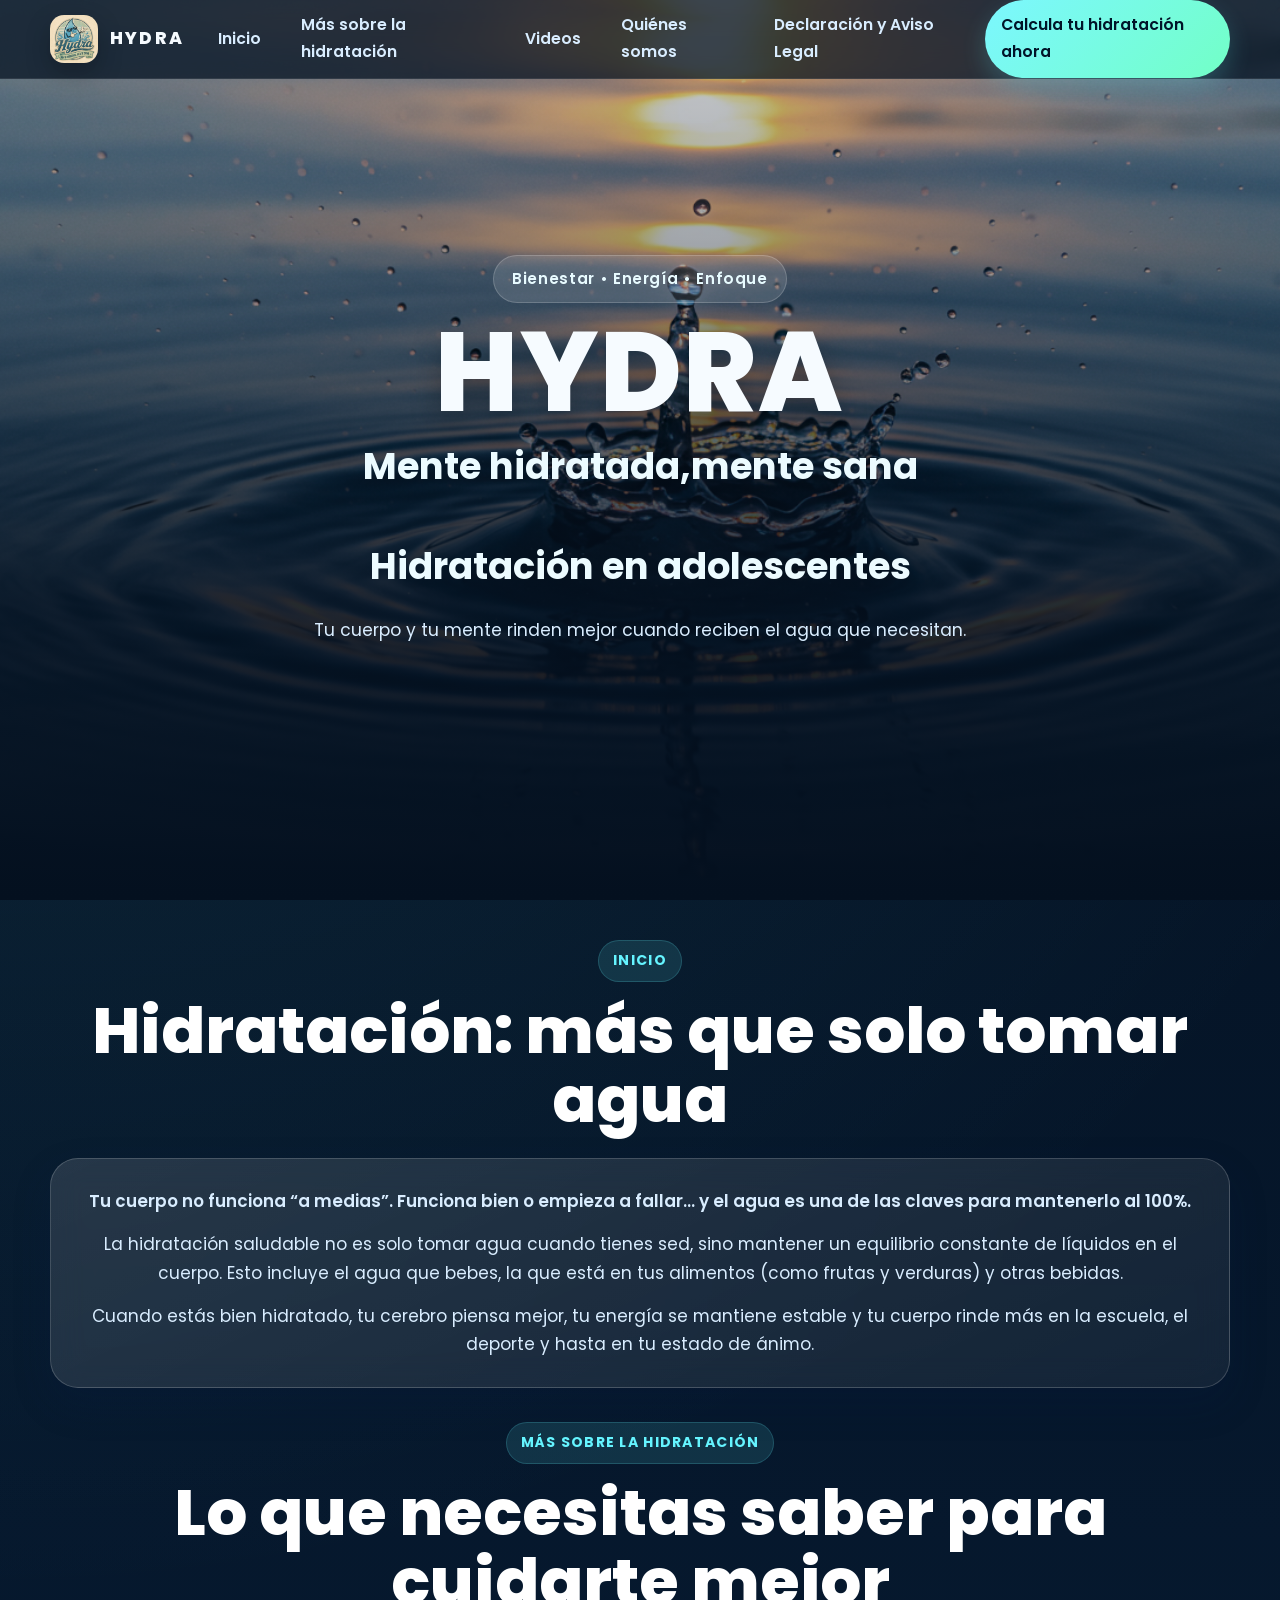
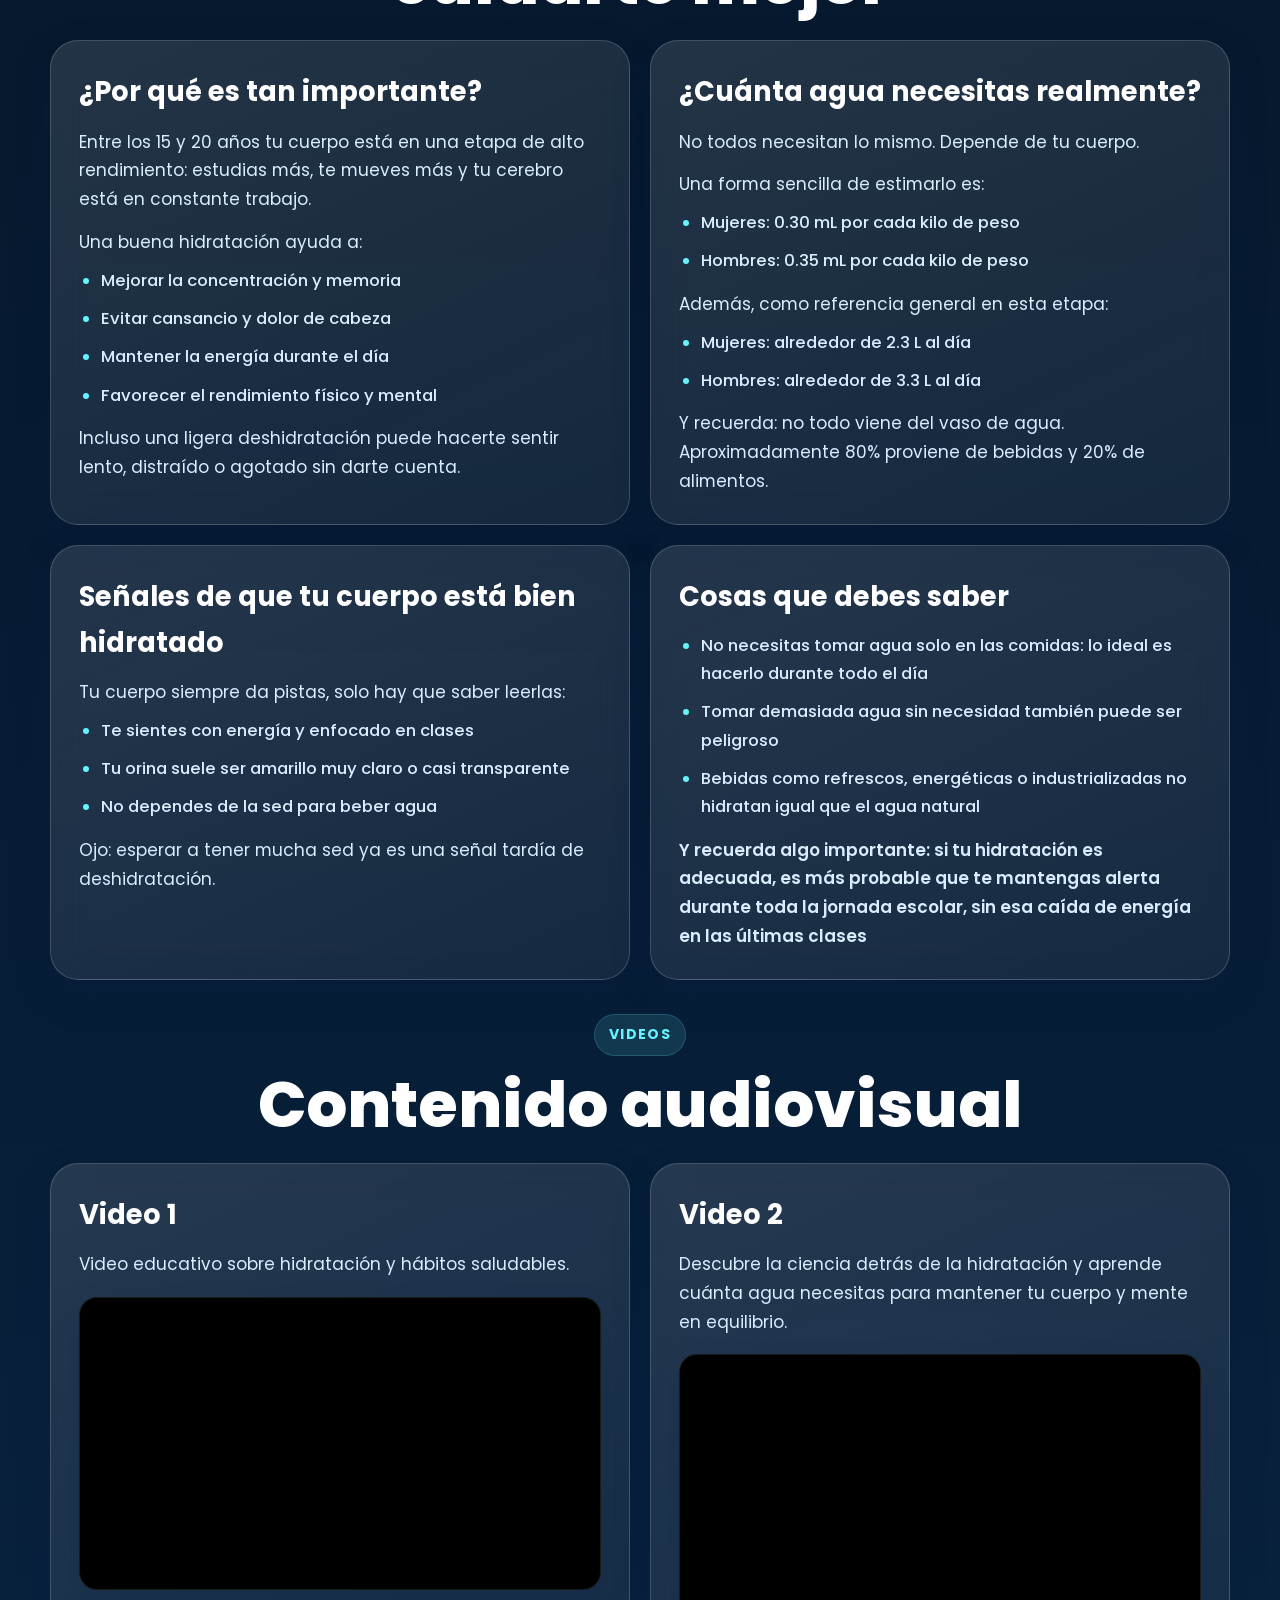
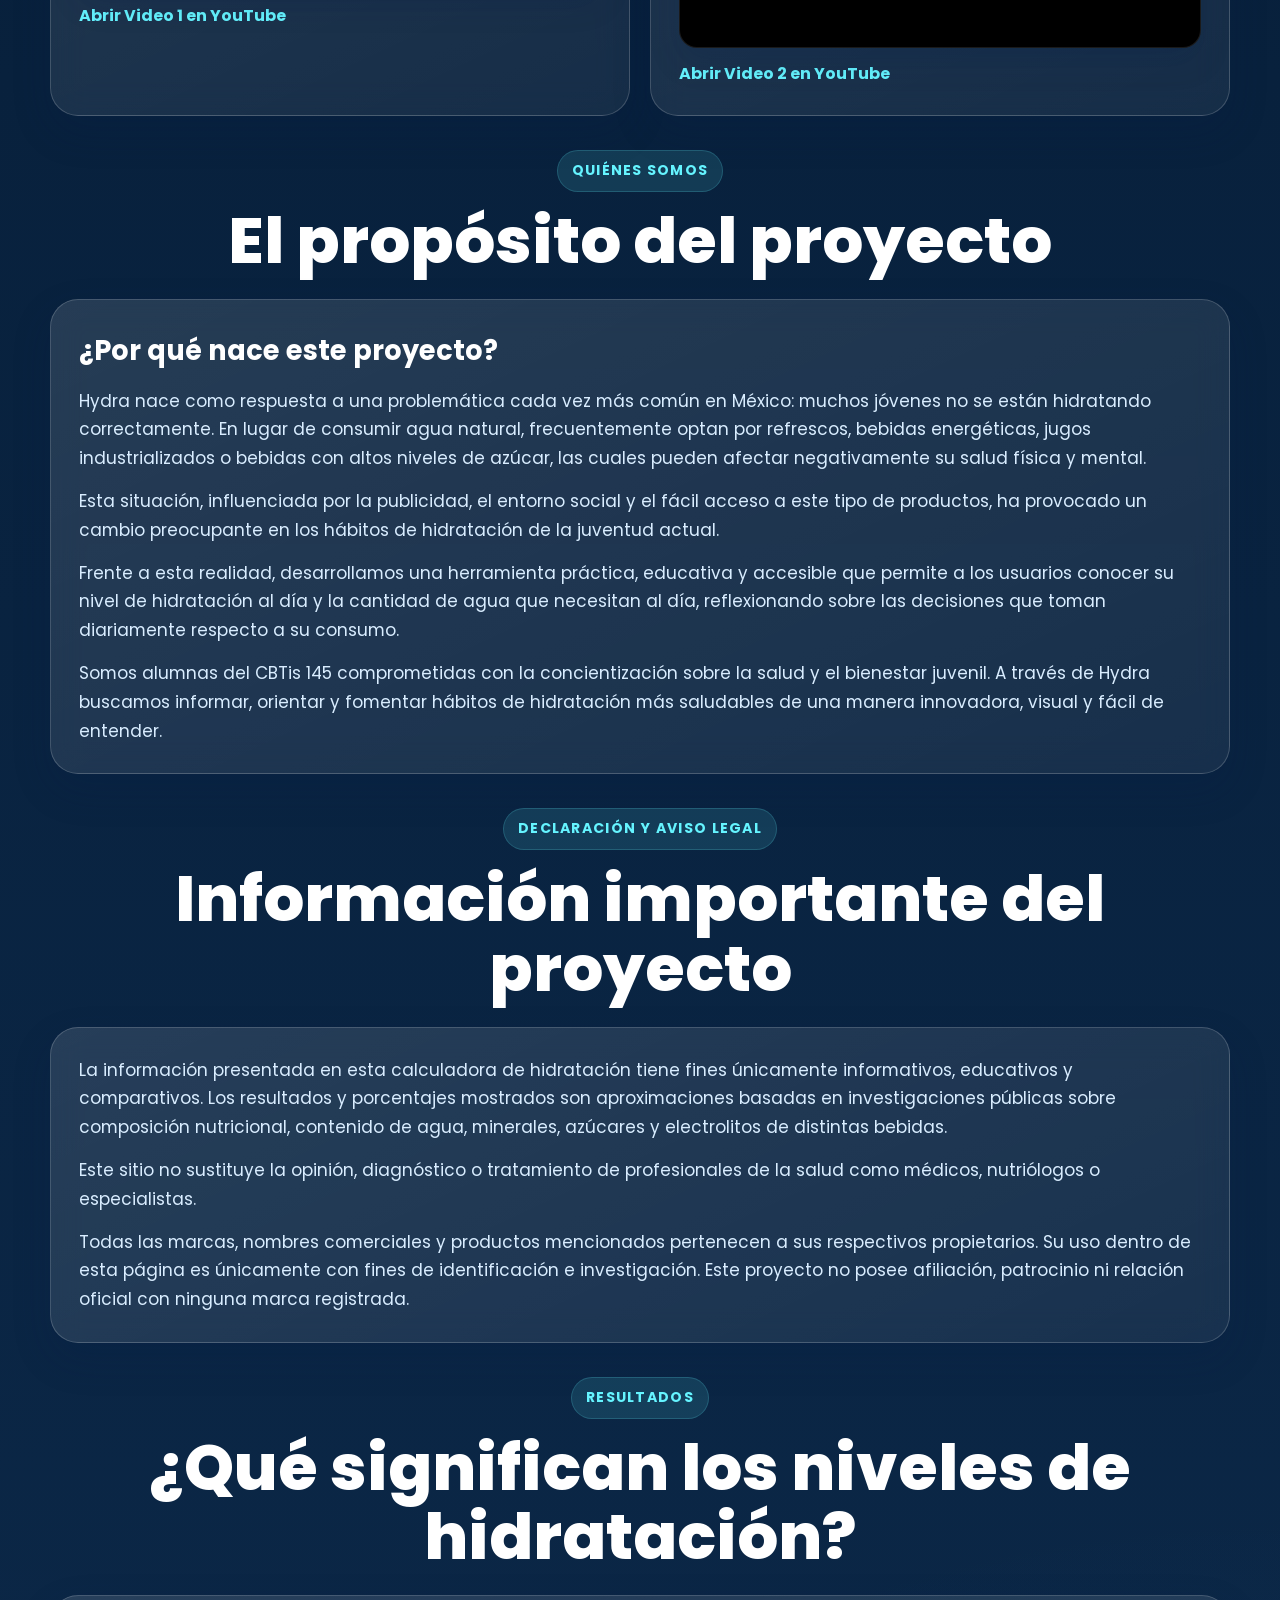
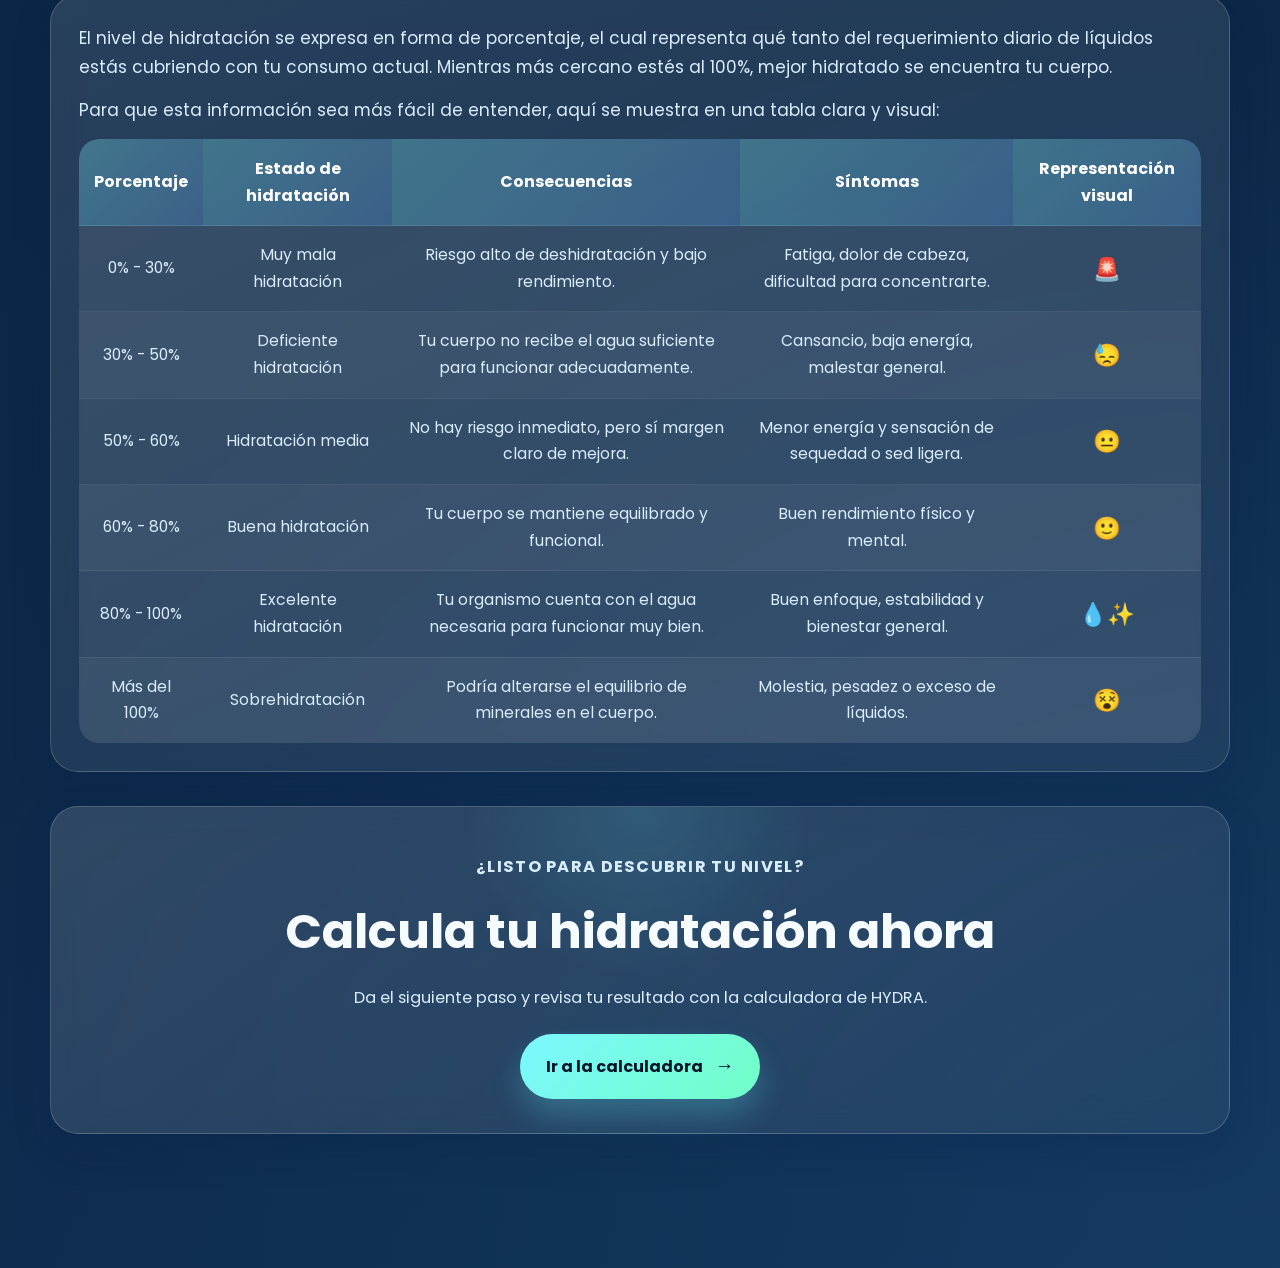
<file: index.html>
<!DOCTYPE html>
<html lang="es-mx">
<head>
  <meta charset="UTF-8">
  <meta name="viewport" content="width=device-width, initial-scale=1.0">
  <title>Hydra -mente sana,mente hidratada . Inicio</title>
  <!--
    Optimización: Se mantienen las pre-conexiones para mejorar la carga de fuentes.
    Se asegura que el enlace a la hoja de estilos principal esté presente.
    El script defer para inicio.js se mantiene para no bloquear el renderizado.
    Ya no puedo más
  -->
  <link rel="preconnect" href="https://fonts.googleapis.com">
  <link rel="preconnect" href="https://fonts.gstatic.com" crossorigin>
  <link href="https://fonts.googleapis.com/css2?family=Poppins:wght@300;400;500;600;700;800&display=swap" rel="stylesheet">
  <link rel="stylesheet" href="estilos.css">
  <script defer src="inicio.js"></script>
</head>
<body>
  <header class="site-header">
    <div class="nav-shell">
      <a href="#inicio" class="brand">
        <img class="brand-logo" src="./logo_2.png" alt="Logo HYDRA">
        <span class="brand-name">HYDRA</span>
      </a>

      <button class="nav-toggle" id="navToggle" aria-label="Abrir menú">
        <span></span>
        <span></span>
        <span></span>
      </button>

      <nav class="navbar" id="navbar">
        <ul>
          <li><a href="#inicio">Inicio</a></li>
          <li><a href="#mas-hidratacion">Más sobre la hidratación</a></li>
          <li><a href="#videos">Videos</a></li>
          <li><a href="#quienes-somos">Quiénes somos</a></li>
          <li><a href="#aviso-legal">Declaración y Aviso Legal</a></li>
          <li><a href="calculadora.html" target="_blank" class="nav-cta">Calcula tu hidratación ahora</a></li>
        </ul>
      </nav>
    </div>
  </header>

  <section class="hero" id="inicio">
    <img src="./fondo.png" alt="Fondo HYDRA" class="hero-image">
    <div class="hero-overlay"></div>

    <div class="hero-content reveal">
      <p class="hero-badge">Bienestar • Energía • Enfoque</p>
      <h1 class="hero-title">HYDRA</h1>
      <h2 class="hero-subtitle">Mente hidratada,mente sana</h2>
      <br>
      <h4 class="hero-subtitle">Hidratación en adolescentes</h4>
      <p class="hero-copy">Tu cuerpo y tu mente rinden mejor cuando reciben el agua que necesitan.</p>
    </div>
  </section>

  <main class="main-content">
    <section class="content-section reveal">
      <div class="section-heading">
        <span class="section-tag">Inicio</span>
        <h2>Hidratación: más que solo tomar agua</h2>
      </div>

      <div class="content-card intro-card">
        <p class="lead">Tu cuerpo no funciona “a medias”. Funciona bien o empieza a fallar… y el agua es una de las claves para mantenerlo al 100%.</p>
        <p>La hidratación saludable no es solo tomar agua cuando tienes sed, sino mantener un equilibrio constante de líquidos en el cuerpo. Esto incluye el agua que bebes, la que está en tus alimentos (como frutas y verduras) y otras bebidas.</p>
        <p>Cuando estás bien hidratado, tu cerebro piensa mejor, tu energía se mantiene estable y tu cuerpo rinde más en la escuela, el deporte y hasta en tu estado de ánimo.</p>
      </div>
    </section>

    <section class="content-section reveal" id="mas-hidratacion">
      <div class="section-heading">
        <span class="section-tag">Más sobre la hidratación</span>
        <h2>Lo que necesitas saber para cuidarte mejor</h2>
      </div>

      <div class="content-grid">
        <article class="content-card">
          <h3>¿Por qué es tan importante?</h3>
          <p>Entre los 15 y 20 años tu cuerpo está en una etapa de alto rendimiento: estudias más, te mueves más y tu cerebro está en constante trabajo.</p>
          <p>Una buena hidratación ayuda a:</p>
          <ul class="feature-list">
            <li>Mejorar la concentración y memoria</li>
            <li>Evitar cansancio y dolor de cabeza</li>
            <li>Mantener la energía durante el día</li>
            <li>Favorecer el rendimiento físico y mental</li>
          </ul>
          <p>Incluso una ligera deshidratación puede hacerte sentir lento, distraído o agotado sin darte cuenta.</p>
        </article>

        <article class="content-card">
          <h3>¿Cuánta agua necesitas realmente?</h3>
          <p>No todos necesitan lo mismo. Depende de tu cuerpo.</p>
          <p>Una forma sencilla de estimarlo es:</p>
          <ul class="feature-list">
            <li>Mujeres: 0.30 mL por cada kilo de peso</li>
            <li>Hombres: 0.35 mL por cada kilo de peso</li>
          </ul>
          <p>Además, como referencia general en esta etapa:</p>
          <ul class="feature-list">
            <li>Mujeres: alrededor de 2.3 L al día</li>
            <li>Hombres: alrededor de 3.3 L al día</li>
          </ul>
          <p>Y recuerda: no todo viene del vaso de agua. Aproximadamente 80% proviene de bebidas y 20% de alimentos.</p>
        </article>
      </div>

      <div class="content-grid">
        <article class="content-card">
          <h3>Señales de que tu cuerpo está bien hidratado</h3>
          <p>Tu cuerpo siempre da pistas, solo hay que saber leerlas:</p>
          <ul class="feature-list">
            <li>Te sientes con energía y enfocado en clases</li>
            <li>Tu orina suele ser amarillo muy claro o casi transparente</li>
            <li>No dependes de la sed para beber agua</li>
          </ul>
          <p>Ojo: esperar a tener mucha sed ya es una señal tardía de deshidratación.</p>
        </article>

        <article class="content-card">
          <h3>Cosas que debes saber</h3>
          <ul class="feature-list">
            <li>No necesitas tomar agua solo en las comidas: lo ideal es hacerlo durante todo el día</li>
            <li>Tomar demasiada agua sin necesidad también puede ser peligroso</li>
            <li>Bebidas como refrescos, energéticas o industrializadas no hidratan igual que el agua natural</li>
          </ul>
          <p class="highlight-text">Y recuerda algo importante: si tu hidratación es adecuada, es más probable que te mantengas alerta durante toda la jornada escolar, sin esa caída de energía en las últimas clases</p>
        </article>
      </div>
    </section>

    <section class="content-section reveal" id="videos">
      <div class="section-heading">
        <span class="section-tag">Videos</span>
        <h2>Contenido audiovisual</h2>
      </div>

      <div class="content-grid">
        <article class="content-card video-card">
          <h3>Video 1</h3>
          <p>Video educativo sobre hidratación y hábitos saludables.</p>
          <div class="video-frame">
            <!--
              Mejora: Se añade el atributo `loading="lazy"` a los iframes para optimizar el rendimiento.
              Esto retrasa la carga de los iframes hasta que estén cerca del viewport,
              lo cual es crucial para la velocidad de carga inicial de la página,
              especialmente si hay muchos videos.
              El problema de "No aparece la miniatura" suele ser un problema de CSS o de red,
              pero `loading="lazy"` es una buena práctica de optimización.
              Si las miniaturas no aparecen, se recomienda revisar `estilos.css` para asegurar
              que las clases `.video-frame` o `.video-card` no estén ocultando o afectando
              la visualización del iframe o su contenido.
            -->
            <iframe
              width="560"
              height="315"
              src="https://www.youtube.com/embed/zLjnHJ3Zxe4"
              title="YouTube video player"
              frameborder="0"
              allow="accelerometer; autoplay; clipboard-write; encrypted-media; gyroscope; picture-in-picture; web-share"
              referrerpolicy="strict-origin-when-cross-origin"
              allowfullscreen
              loading="lazy"
            ></iframe>
          </div>
          <a class="video-link" href="https://www.youtube.com/watch?v=zLjnHJ3Zxe4" target="_blank" rel="noopener noreferrer">Abrir Video 1 en YouTube</a>
        </article>
        <article class="content-card video-card">
          <h3>Video 2</h3>
          <p>Descubre la ciencia detrás de la hidratación y aprende cuánta agua necesitas para mantener tu cuerpo y mente en equilibrio.</p>
          <div class="video-frame">
            <iframe
              width="560"
              height="315"
              src="https://www.youtube.com/embed/NAk1ChXPbyw"
              title="YouTube video player"
              frameborder="0"
              allow="accelerometer; autoplay; clipboard-write; encrypted-media; gyroscope; picture-in-picture; web-share"
              referrerpolicy="strict-origin-when-cross-origin"
              allowfullscreen
              loading="lazy"
            ></iframe>
          </div>
          <a class="video-link" href="https://www.youtube.com/watch?v=NAk1ChXPbyw" target="_blank" rel="noopener noreferrer">Abrir Video 2 en YouTube</a>
        </article>
      </div>
    </section>

    <section class="content-section reveal" id="quienes-somos">
      <div class="section-heading">
        <span class="section-tag">Quiénes somos</span>
        <h2>El propósito del proyecto</h2>
      </div>

      <div class="content-card">
        <h3>¿Por qué nace este proyecto?</h3>
        <p>Hydra nace como respuesta a una problemática cada vez más común en México: muchos jóvenes no se están hidratando correctamente. En lugar de consumir agua natural, frecuentemente optan por refrescos, bebidas energéticas, jugos industrializados o bebidas con altos niveles de azúcar, las cuales pueden afectar negativamente su salud física y mental.</p>
        <p>Esta situación, influenciada por la publicidad, el entorno social y el fácil acceso a este tipo de productos, ha provocado un cambio preocupante en los hábitos de hidratación de la juventud actual.</p>
        <p>Frente a esta realidad, desarrollamos una herramienta práctica, educativa y accesible que permite a los usuarios conocer su nivel de hidratación al día y la cantidad de agua que necesitan al día, reflexionando sobre las decisiones que toman diariamente respecto a su consumo.</p>
        <p>Somos alumnas del CBTis 145 comprometidas con la concientización sobre la salud y el bienestar juvenil. A través de Hydra buscamos informar, orientar y fomentar hábitos de hidratación más saludables de una manera innovadora, visual y fácil de entender.</p>
      </div>
    </section>

    <section class="content-section reveal" id="aviso-legal">
      <div class="section-heading">
        <span class="section-tag">Declaración y Aviso Legal</span>
        <h2>Información importante del proyecto</h2>
      </div>

      <div class="content-card legal-card">
        <p>La información presentada en esta calculadora de hidratación tiene fines únicamente informativos, educativos y comparativos. Los resultados y porcentajes mostrados son aproximaciones basadas en investigaciones públicas sobre composición nutricional, contenido de agua, minerales, azúcares y electrolitos de distintas bebidas.</p>
        <p>Este sitio no sustituye la opinión, diagnóstico o tratamiento de profesionales de la salud como médicos, nutriólogos o especialistas.</p>
        <p>Todas las marcas, nombres comerciales y productos mencionados pertenecen a sus respectivos propietarios. Su uso dentro de esta página es únicamente con fines de identificación e investigación. Este proyecto no posee afiliación, patrocinio ni relación oficial con ninguna marca registrada.</p>
      </div>
    </section>

    <section class="content-section reveal">
      <div class="section-heading">
        <span class="section-tag">Resultados</span>
        <h2>¿Qué significan los niveles de hidratación?</h2>
      </div>

      <div class="content-card">
        <p>El nivel de hidratación se expresa en forma de porcentaje, el cual representa qué tanto del requerimiento diario de líquidos estás cubriendo con tu consumo actual. Mientras más cercano estés al 100%, mejor hidratado se encuentra tu cuerpo.</p>
        <p>Para que esta información sea más fácil de entender, aquí se muestra en una tabla clara y visual:</p>

        <div class="table-wrap">
          <table class="hydration-table">
            <thead>
              <tr>
                <th>Porcentaje</th>
                <th>Estado de hidratación</th>
                <th>Consecuencias</th>
                <th>Síntomas</th>
                <th>Representación visual</th>
              </tr>
            </thead>
            <tbody>
              <tr><td>0% - 30%</td><td>Muy mala hidratación</td><td>Riesgo alto de deshidratación y bajo rendimiento.</td><td>Fatiga, dolor de cabeza, dificultad para concentrarte.</td><td>🚨</td></tr>
              <tr><td>30% - 50%</td><td>Deficiente hidratación</td><td>Tu cuerpo no recibe el agua suficiente para funcionar adecuadamente.</td><td>Cansancio, baja energía, malestar general.</td><td>😓</td></tr>
              <tr><td>50% - 60%</td><td>Hidratación media</td><td>No hay riesgo inmediato, pero sí margen claro de mejora.</td><td>Menor energía y sensación de sequedad o sed ligera.</td><td>😐</td></tr>
              <tr><td>60% - 80%</td><td>Buena hidratación</td><td>Tu cuerpo se mantiene equilibrado y funcional.</td><td>Buen rendimiento físico y mental.</td><td>🙂</td></tr>
              <tr><td>80% - 100%</td><td>Excelente hidratación</td><td>Tu organismo cuenta con el agua necesaria para funcionar muy bien.</td><td>Buen enfoque, estabilidad y bienestar general.</td><td>💧✨</td></tr>
              <tr><td>Más del 100%</td><td>Sobrehidratación</td><td>Podría alterarse el equilibrio de minerales en el cuerpo.</td><td>Molestia, pesadez o exceso de líquidos.</td><td>😵</td></tr>
            </tbody>
          </table>
        </div>
      </div>
    </section>

    <section class="cta-section reveal">
      <div class="cta-card">
        <p class="cta-label">¿Listo para descubrir tu nivel?</p>
        <h2>Calcula tu hidratación ahora</h2>
        <p>Da el siguiente paso y revisa tu resultado con la calculadora de HYDRA.</p>
        <a href="calculadora.html" target="_blank" class="cta-button">Ir a la calculadora <span>→</span></a>
      </div>
    </section>
  </main>
</body>
</html>
</file>
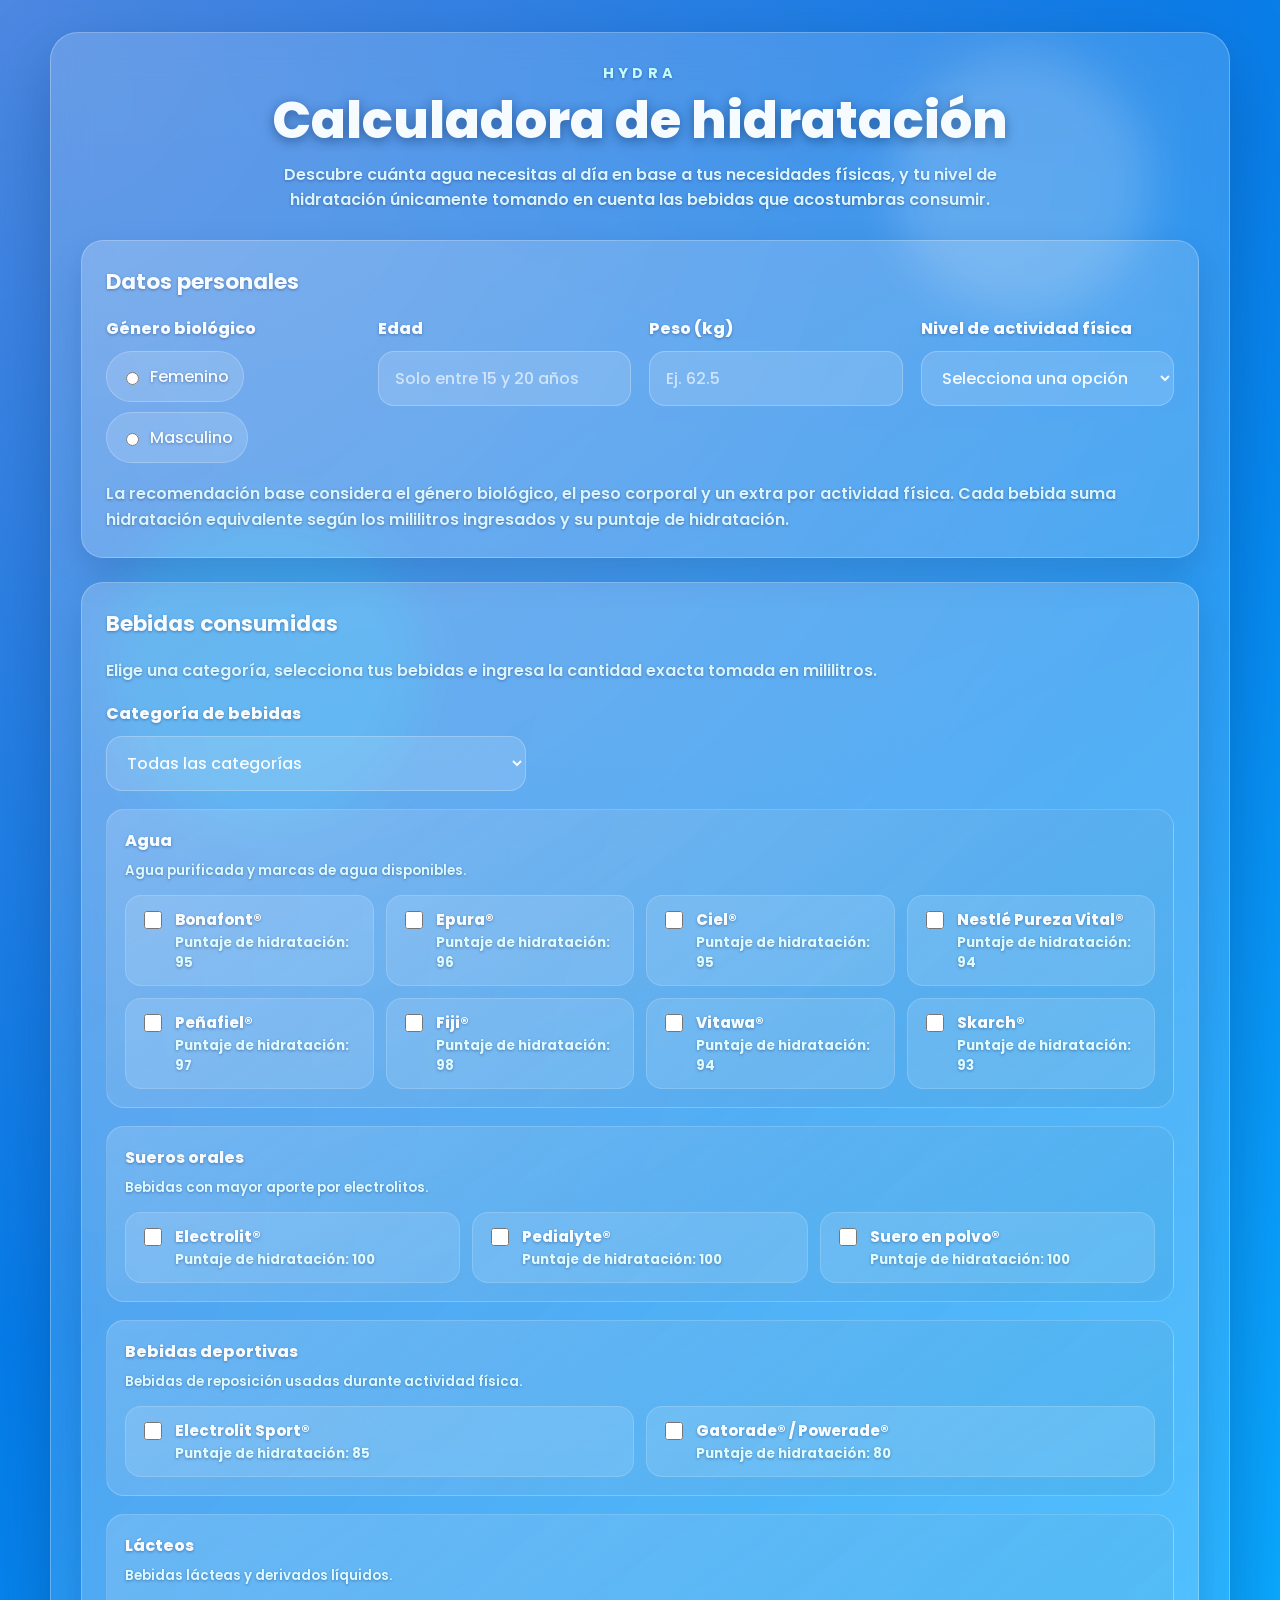
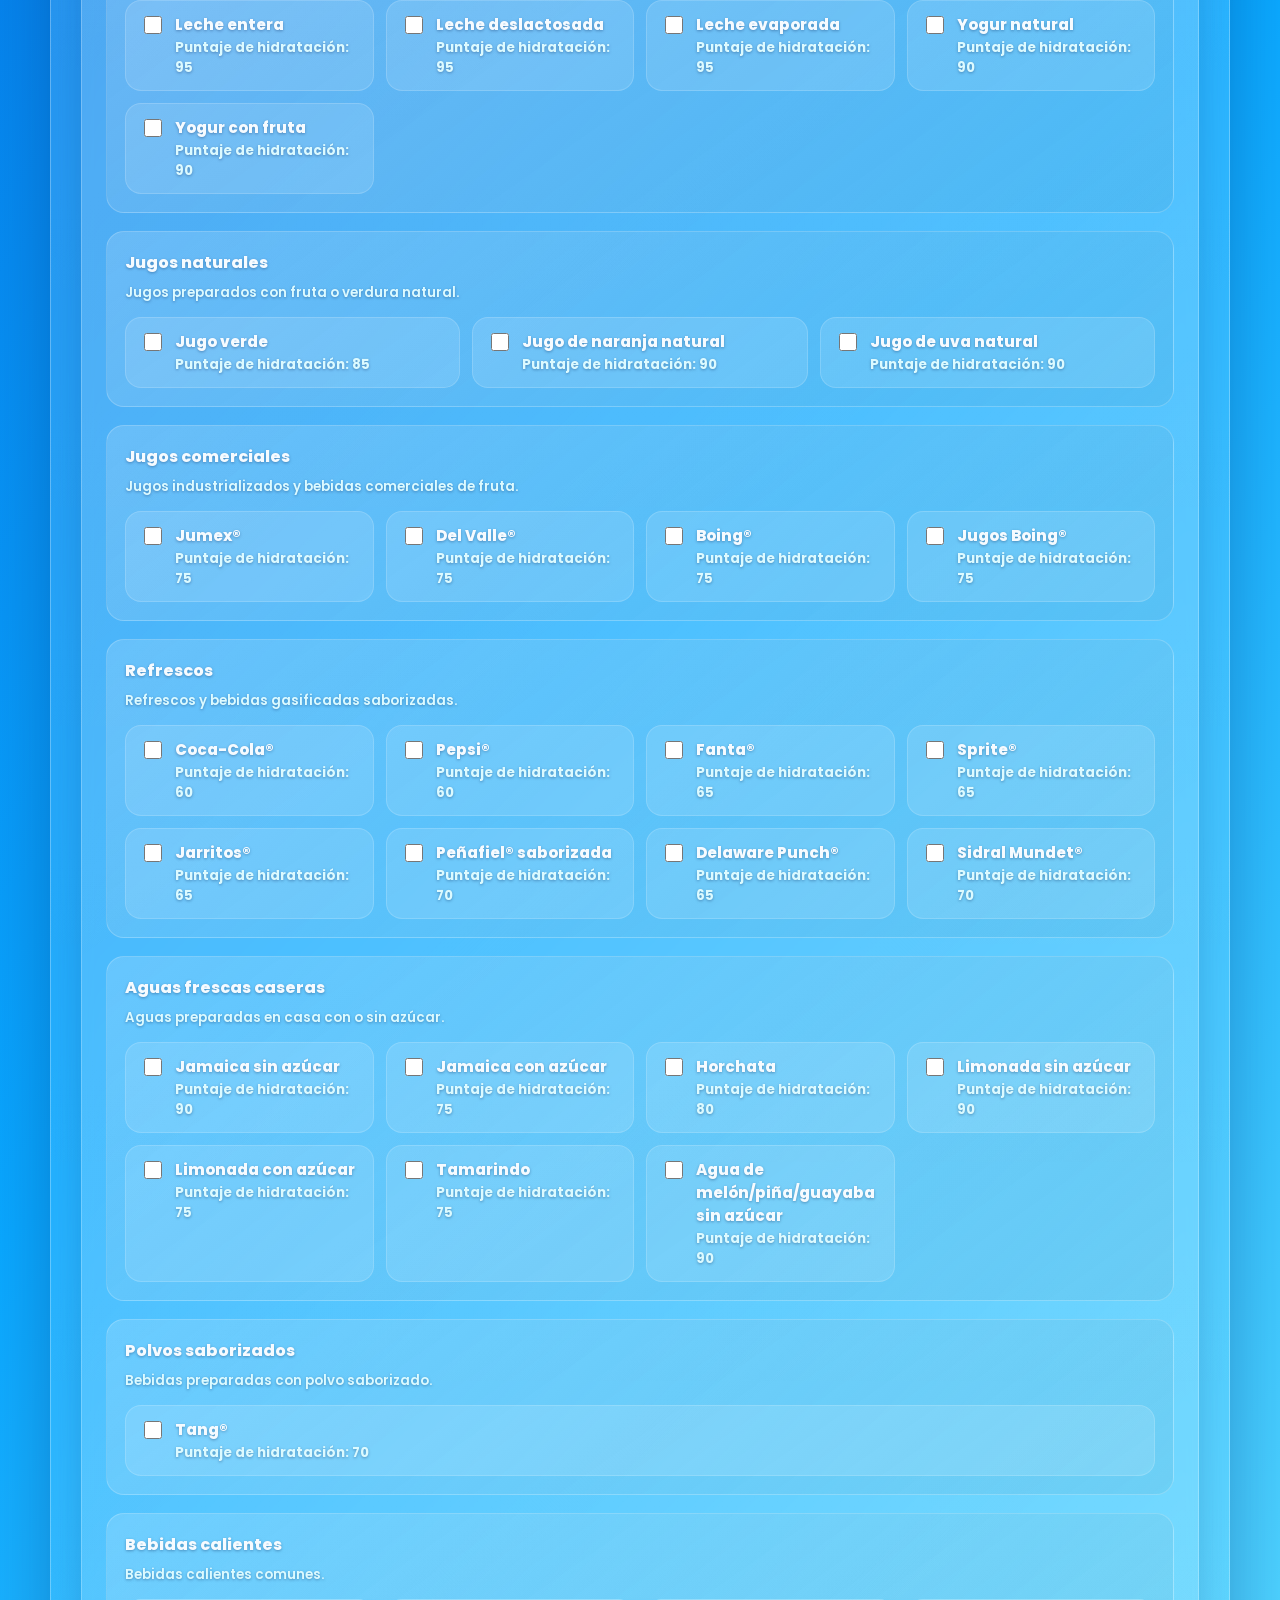
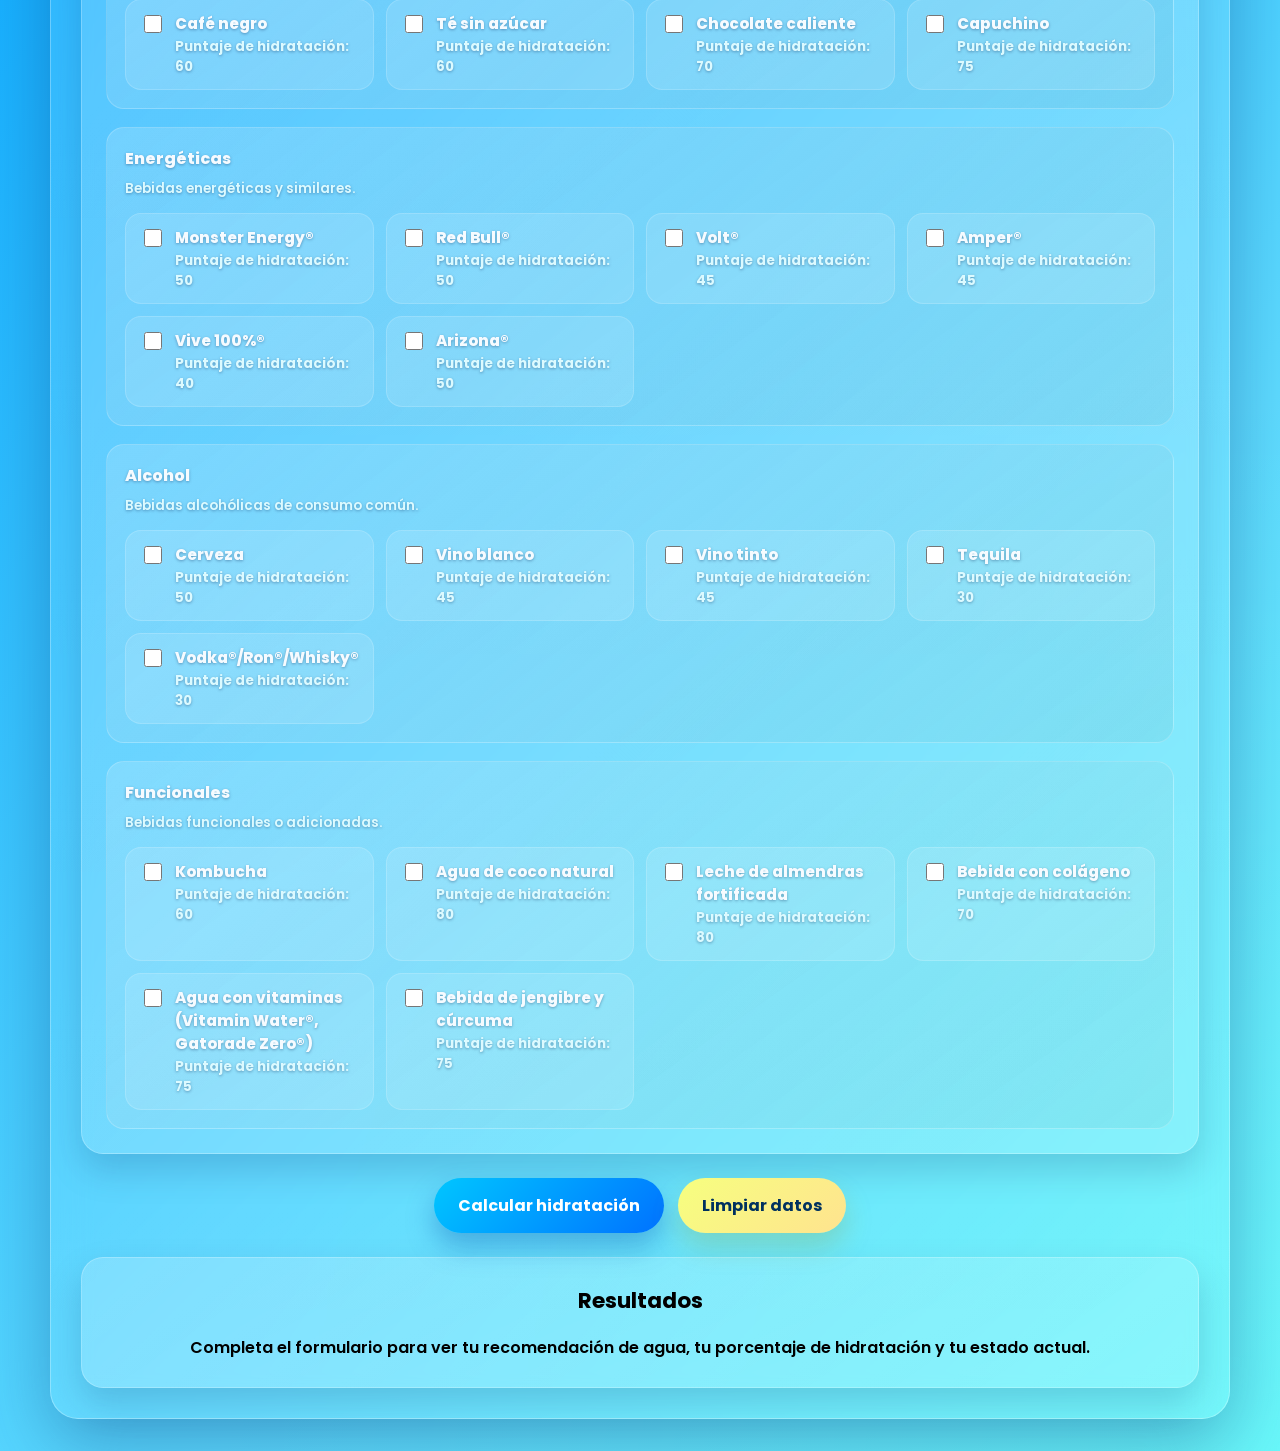
<file: calculadora.html>
<!DOCTYPE html>
<html lang="es-MX">
<head>
  <meta charset="UTF-8">
  <meta name="viewport" content="width=device-width, initial-scale=1.0">
  <meta name="author" content="Chávez Cruz Nadia, Ibarra Sevilla Alison Ximena, López Tello Belén Guadalupe, Ordaz Jiménez Mayte Paola, Sánchez Melo Aylin">
  <title>HYDRA - Calculadora de hidratación</title>
  <link rel="preconnect" href="https://fonts.googleapis.com">
  <link rel="preconnect" href="https://fonts.gstatic.com" crossorigin>
  <link href="https://fonts.googleapis.com/css2?family=Poppins:wght@300;400;500;600;700;800&display=swap" rel="stylesheet">
  <link rel="stylesheet" href="estilos_calculadora.css">
  <script defer src="script.js"></script>
</head>
<body>
  <main class="page-shell">
    <section class="calculator-card">
      <div class="hero">
        <p class="eyebrow">HYDRA</p>
        <h1>Calculadora de hidratación</h1>
        <p class="hero-text">
          Descubre cuánta agua necesitas al día en base a tus necesidades físicas, y tu nivel de hidratación únicamente tomando en cuenta las bebidas
          que acostumbras consumir.
        </p>
      </div>

      <form id="hydration-form" class="calculator-form" novalidate>
        <section class="info-panel top-info-panel">
          <h2>Datos personales</h2>

          <div class="personal-grid">
            <div class="field-group">
              <span class="field-label">Género biológico</span>
              <div class="option-row">
                <label class="choice-pill">
                  <input type="radio" name="bio" value="femenino" required>
                  <span>Femenino</span>
                </label>
                <label class="choice-pill">
                  <input type="radio" name="bio" value="masculino">
                  <span>Masculino</span>
                </label>
              </div>
            </div>

            <div class="field-group">
              <label class="field-label" for="edad">Edad</label>
              <input id="edad" name="edad" class="text-field" type="number" min="15" max="20" step="1" placeholder="Solo entre 15 y 20 años" required>
            </div>

            <div class="field-group">
              <label class="field-label" for="peso">Peso (kg)</label>
              <input id="peso" name="peso" class="text-field" type="number" min="30" max="250" step="0.1" placeholder="Ej. 62.5" required>
            </div>

            <div class="field-group">
              <label class="field-label" for="actividad">Nivel de actividad física</label>
              <select id="actividad" name="actividad" class="text-field" required>
                <option value="">Selecciona una opción</option>
                <option value="sedentario">Sedentario</option>
                <option value="ligero">Ligero (10 a 30 min)</option>
                <option value="moderado">Moderado (30 a 60 min)</option>
                <option value="intenso">Muy activo (más de 1 hora)</option>
              </select>
            </div>
          </div>

          <p class="helper-text">
            La recomendación base considera el género biológico, el peso corporal y un extra por actividad física.
            Cada bebida suma hidratación equivalente según los mililitros ingresados y su puntaje de hidratación.
          </p>
        </section>

        <section class="drinks-panel">
          <div class="panel-head">
            <h2>Bebidas consumidas</h2>
            <p>Elige una categoría, selecciona tus bebidas e ingresa la cantidad exacta tomada en mililitros.</p>
          </div>

          <div class="field-group category-filter">
            <label class="field-label" for="categoria-bebida">Categoría de bebidas</label>
            <select id="categoria-bebida" class="text-field">
              <option value="todas">Todas las categorías</option>
            </select>
          </div>

          <div id="drink-groups" class="drink-groups" aria-live="polite"></div>
        </section>

        <div class="action-row">
          <button type="submit" class="primary-btn">Calcular hidratación</button>
          <button type="reset" class="secondary-btn">Limpiar datos</button>
        </div>
      </form>

      <section id="resultados" class="results-card" aria-live="polite" aria-atomic="true">
        <div class="results-placeholder">
          <h2>Resultados</h2>
          <p>Completa el formulario para ver tu recomendación de agua, tu porcentaje de hidratación y tu estado actual.</p>
        </div>
      </section>
    </section>
  </main>
</body>
</html>
</file>
<file: estilos.css>
*{margin:0;padding:0;box-sizing:border-box}
:root{--bg-deep:#04101f;--bg-soft:#0a1d36;--glass:rgba(255,255,255,.12);--glass-strong:rgba(255,255,255,.18);--border-soft:rgba(255,255,255,.18);--text-main:#f6fbff;--text-soft:#d9edff;--text-muted:#a9c9e8;--accent-aqua:#65f4ff;--accent-blue:#4da6ff;--accent-green:#8cffc8;--accent-yellow:#ffe27a;--shadow-main:0 24px 70px rgba(0,0,0,.28);--shadow-soft:0 16px 38px rgba(0,30,70,.18);--radius-xl:28px;--radius-lg:22px;--radius-md:16px;--max-width:1180px;--transition:240ms ease}
html{scroll-behavior:smooth}
body{font-family:"Poppins",sans-serif;background:radial-gradient(circle at top left,rgba(101,244,255,.1),transparent 26%),radial-gradient(circle at bottom right,rgba(77,166,255,.12),transparent 22%),linear-gradient(180deg,#04101f 0%,#08213d 54%,#0d2b4d 100%);color:var(--text-main);line-height:1.7;overflow-x:hidden}
.site-header{position:fixed;top:0;width:100%;z-index:30;backdrop-filter:blur(16px);background:rgba(4,16,31,.72);border-bottom:1px solid rgba(255,255,255,.08)}
.nav-shell{width:min(var(--max-width),calc(100% - 32px));margin:0 auto;min-height:78px;display:flex;align-items:center;justify-content:space-between;gap:18px}
.brand{display:inline-flex;align-items:center;gap:12px;text-decoration:none;color:var(--text-main)}
.brand-logo{width:48px;height:48px;object-fit:cover;border-radius:14px;box-shadow:0 10px 24px rgba(0,0,0,.25)}
.brand-name{font-size:1.08rem;font-weight:800;letter-spacing:.14rem}
.navbar ul{display:flex;align-items:center;gap:8px;list-style:none}
.navbar a{display:inline-block;text-decoration:none;color:var(--text-soft);font-size:.98rem;font-weight:600;padding:12px 16px;border-radius:999px;transition:background var(--transition),color var(--transition),transform var(--transition)}
.navbar a:hover{background:rgba(255,255,255,.1);color:#fff;transform:translateY(-1px)}
.nav-cta{background:linear-gradient(135deg,#7cf7ff,#72ffc6);color:#001428!important;font-weight:700;box-shadow:0 10px 24px rgba(101,244,255,.2)}
.nav-cta:hover{background:linear-gradient(135deg,#91fbff,#93ffd5)}
.nav-toggle{display:none;background:transparent;border:0;cursor:pointer;width:46px;height:46px;border-radius:14px;align-items:center;justify-content:center;flex-direction:column;gap:5px}
.nav-toggle span{display:block;width:22px;height:2px;background:#fff;border-radius:999px}
.hero{position:relative;width:100%;height:100vh;min-height:720px;overflow:hidden}
.hero-image{width:100%;height:100%;object-fit:cover;filter:brightness(95%)}
.hero-overlay{position:absolute;inset:0;background:linear-gradient(to bottom,rgba(4,16,31,.15),rgba(4,16,31,.38),rgba(4,16,31,.86),#04101f)}
.hero-content{position:absolute;inset:0;z-index:2;width:min(var(--max-width),calc(100% - 32px));margin:0 auto;display:grid;place-items:center;text-align:center;align-content:center}
.hero-badge{display:inline-flex;margin-bottom:16px;padding:10px 18px;border-radius:999px;background:rgba(255,255,255,.12);border:1px solid rgba(255,255,255,.18);color:#e8fbff;font-size:.95rem;font-weight:600;letter-spacing:.04rem}
.hero-title{font-size:clamp(3.7rem,10vw,7rem);line-height:.95;font-weight:800;letter-spacing:.08rem;text-shadow:0 10px 30px rgba(0,0,0,.28)}
.hero-subtitle{margin-top:10px;font-size:clamp(1.6rem,3vw,2.3rem);color:#ecfbff;font-weight:700}
.hero-copy{margin-top:18px;max-width:720px;font-size:1.08rem;color:var(--text-soft)}
.main-content{width:100%;padding:40px 16px 100px}
.content-section,.cta-section{width:min(var(--max-width),100%);margin:0 auto 34px}
.section-heading{text-align:center;margin-bottom:24px}
.section-tag{display:inline-block;padding:8px 14px;border-radius:999px;background:rgba(101,244,255,.12);border:1px solid rgba(101,244,255,.18);color:var(--accent-aqua);font-size:.88rem;font-weight:700;text-transform:uppercase;letter-spacing:.08rem}
.section-heading h2{margin-top:14px;font-size:clamp(2.5rem,5vw,4rem);line-height:1.08;color:#fff;font-weight:800}
.content-card,.cta-card{background:linear-gradient(155deg,rgba(255,255,255,.12),rgba(255,255,255,.06));border:1px solid var(--border-soft);border-radius:var(--radius-xl);box-shadow:var(--shadow-soft);backdrop-filter:blur(16px)}
.content-card{padding:28px}
.content-card h3{font-size:1.7rem;margin-bottom:12px;color:#fff}
.content-card p{font-size:1.06rem;color:var(--text-soft)}
.content-card p+p,.content-card ul+p,.content-card .mini-grid,.content-card .formula-text,.content-card .table-wrap{margin-top:14px}
.intro-card{text-align:center}
.lead{font-size:1.35rem;font-weight:600;color:#fff}
.highlight-text{font-weight:600;color:#fff}
.content-grid{display:grid;grid-template-columns:repeat(2,minmax(0,1fr));gap:20px;margin-top:20px}
.feature-list{margin-top:10px;padding-left:22px}
.feature-list li{color:var(--text-soft);font-size:1.04rem;margin-bottom:10px;font-weight:500}
.feature-list li::marker{color:var(--accent-aqua)}
.mini-grid{display:grid;grid-template-columns:repeat(2,minmax(0,1fr));gap:14px}
.mini-card{padding:18px;border-radius:var(--radius-md);text-align:center;font-weight:700;background:linear-gradient(135deg,rgba(101,244,255,.14),rgba(77,166,255,.12));border:1px solid rgba(255,255,255,.12);color:#fff}
.formula-text{padding:16px 18px;border-radius:var(--radius-md);background:rgba(255,255,255,.09);border-left:4px solid var(--accent-green);font-weight:700;color:#fff}

/* --- AJUSTES PARA VIDEOS --- */
.video-card .video-frame {
    margin-top: 18px;
    position: relative;
    width: 100%;
    aspect-ratio: 16/9;
    border-radius: 18px;
    overflow: hidden;
    background: #000;
    border: 1px solid rgba(255,255,255,.1);
    box-shadow: 0 14px 30px rgba(0,30,70,.18);
    cursor: pointer; /* Indica que es clicable */
}

.video-frame iframe {
    width: 100%;
    height: 100%;
    display: block;
    border: 0;
}

.video-thumb {
    width: 100%;
    height: 100%;
    object-fit: cover;
    transition: transform 0.5s ease, filter 0.3s ease;
    filter: brightness(0.8);
}

.video-frame:hover .video-thumb {
    transform: scale(1.05);
    filter: brightness(1);
}

/* Botón de Play personalizado */
.play-button-overlay {
    position: absolute;
    top: 50%;
    left: 50%;
    transform: translate(-50%, -50%);
    width: 70px;
    height: 70px;
    background: rgba(101, 244, 255, 0.9);
    color: #04101f;
    border-radius: 50%;
    display: flex;
    align-items: center;
    justify-content: center;
    font-size: 1.8rem;
    padding-left: 5px; /* Ajuste para centrar el icono de play */
    box-shadow: 0 0 30px rgba(101, 244, 255, 0.4);
    transition: all 0.3s ease;
    pointer-events: none; /* No estorba al clic del contenedor */
}

.video-frame:hover .play-button-overlay {
    background: #fff;
    transform: translate(-50%, -50%) scale(1.1);
    box-shadow: 0 0 40px rgba(255, 255, 255, 0.6);
}

/* --- RESTO DE TUS ESTILOS --- */
.video-link{display:inline-block;margin-top:12px;color:var(--accent-aqua);font-weight:700;text-decoration:none;transition:color var(--transition),transform var(--transition)}
.video-link:hover{color:#fff;transform:translateY(-1px)}
.table-wrap{overflow-x:auto;border-radius:20px}
.hydration-table{width:100%;border-collapse:collapse;min-width:780px;overflow:hidden;border-radius:20px;background:rgba(255,255,255,.08)}
.hydration-table thead th{background:linear-gradient(135deg,rgba(101,244,255,.24),rgba(77,166,255,.22));color:#fff;font-size:1rem;font-weight:700;padding:16px 14px;text-align:center}
.hydration-table tbody td{padding:16px 14px;text-align:center;color:var(--text-soft);font-size:.98rem;border-top:1px solid rgba(255,255,255,.08)}
.hydration-table tbody tr:nth-child(even){background:rgba(255,255,255,.04)}
.hydration-table tbody tr:hover{background:rgba(101,244,255,.08)}
.hydration-table tbody td:last-child{font-size:1.4rem}
.cta-card{text-align:center;padding:34px 24px;background:radial-gradient(circle at top center,rgba(101,244,255,.12),transparent 26%),linear-gradient(145deg,rgba(255,255,255,.14),rgba(255,255,255,.06))}
.cta-label{color:var(--accent-aqua);font-weight:700;text-transform:uppercase;letter-spacing:.08rem;font-size:.9rem}
.cta-card h2{margin-top:10px;font-size:clamp(2rem,4vw,3rem)}
.cta-card p{margin-top:12px;color:var(--text-soft);font-size:1.02rem}
.cta-button{margin-top:22px;display:inline-flex;align-items:center;gap:12px;padding:16px 26px;border-radius:999px;text-decoration:none;font-weight:700;font-size:1rem;color:#001428;background:linear-gradient(135deg,#7cf7ff,#72ffc6);box-shadow:0 16px 30px rgba(101,244,255,.24);transition:transform var(--transition),box-shadow var(--transition),filter var(--transition)}
.cta-button:hover{transform:translateY(-3px) scale(1.01);box-shadow:0 18px 34px rgba(101,244,255,.32);filter:saturate(1.08)}
.cta-button span{font-size:1.2rem}
.reveal{opacity:0;transform:translateY(28px);transition:opacity .7s ease,transform .7s ease}
.reveal.is-visible{opacity:1;transform:translateY(0)}
@media (max-width:960px){.content-grid,.mini-grid{grid-template-columns:1fr}.nav-toggle{display:inline-flex}.navbar{position:absolute;top:78px;left:16px;right:16px;display:none;background:rgba(4,16,31,.94);border:1px solid rgba(255,255,255,.08);border-radius:20px;padding:12px;box-shadow:var(--shadow-main)}.navbar.open{display:block}.navbar ul{flex-direction:column;align-items:stretch}.navbar a{width:100%;text-align:center}.nav-cta{margin-top:6px}}
@media (max-width:640px){.hero{min-height:640px}.hero-title{font-size:3.3rem}.hero-subtitle{font-size:1.35rem}.content-card,.cta-card{padding:22px 18px}.content-card h3{font-size:1.35rem}.content-card p,.feature-list li{font-size:.98rem}.section-heading h2{font-size:2.2rem}}
</file>
<file: estilos_calculadora.css>
:root{--bg-start:#0156d6;--bg-middle:#0aa8ff;--bg-end:#8af6ff;--card-surface:rgba(255,255,255,.16);--card-border:rgba(255,255,255,.28);--text-main:#f6fbff;--text-soft:#d9f3ff;--title-dark:#00315f;--panel-bg:rgba(255,255,255,.14);--panel-strong:rgba(255,255,255,.2);--accent:#00f0ff;--accent-strong:#0078ff;--success:#17d98d;--warning:#ffcc33;--danger:#ff5b7f;--shadow-main:0 24px 70px rgba(0,48,116,.35);--shadow-soft:0 16px 35px rgba(0,40,92,.18);--radius-xl:28px;--radius-lg:22px;--radius-md:16px;--transition:220ms ease}
*{box-sizing:border-box}
body{margin:0;min-height:100vh;font-family:"Poppins",sans-serif;font-weight:500;color:var(--text-main);text-shadow:0 1px 3px rgba(0,24,72,.35);background:radial-gradient(circle at top left,rgba(255,255,255,.3),transparent 28%),radial-gradient(circle at bottom right,rgba(0,255,234,.24),transparent 22%),linear-gradient(135deg,var(--bg-start) 0%,var(--bg-middle) 48%,var(--bg-end) 100%);transition:background 500ms ease,color 280ms ease}
body.bg-low{background:radial-gradient(circle at top left,rgba(255,255,255,.18),transparent 28%),radial-gradient(circle at bottom right,rgba(255,224,224,.2),transparent 22%),linear-gradient(135deg,#a0001c 0%,#d91f34 52%,#ff7f7f 100%)}
body.bg-deficient{background:radial-gradient(circle at top left,rgba(255,255,255,.18),transparent 28%),radial-gradient(circle at bottom right,rgba(255,227,173,.22),transparent 22%),linear-gradient(135deg,#d95b00 0%,#ff8a00 52%,#ffc06b 100%)}
body.bg-medium{background:radial-gradient(circle at top left,rgba(255,255,255,.18),transparent 28%),radial-gradient(circle at bottom right,rgba(255,246,173,.2),transparent 22%),linear-gradient(135deg,#d8b400 0%,#f7d84b 50%,#fff2a0 100%)}
body.bg-appropriate{background:radial-gradient(circle at top left,rgba(255,255,255,.18),transparent 28%),radial-gradient(circle at bottom right,rgba(221,255,234,.2),transparent 22%),linear-gradient(135deg,#63b977 0%,#87d8a2 48%,#d7ffe3 100%)}
body.bg-excellent{background:radial-gradient(circle at top left,rgba(255,255,255,.22),transparent 28%),radial-gradient(circle at bottom right,rgba(175,245,255,.24),transparent 22%),linear-gradient(135deg,#004ecb 0%,#0095ff 48%,#68dbff 100%)}
body.bg-over{background:radial-gradient(circle at top left,rgba(255,255,255,.18),transparent 28%),radial-gradient(circle at bottom right,rgba(255,221,130,.2),transparent 22%),linear-gradient(135deg,#8f6900 0%,#c89a11 48%,#e8c65c 100%)}
body::before,body::after{content:"";position:fixed;inset:auto;border-radius:50%;filter:blur(16px);z-index:0;pointer-events:none}
body::before{width:260px;height:260px;top:6%;right:10%;background:rgba(255,255,255,.18)}
body::after{width:320px;height:320px;bottom:8%;left:8%;background:rgba(0,224,255,.18)}
.page-shell{min-height:100vh;display:grid;place-items:center;padding:32px 18px;position:relative;z-index:1}
.calculator-card{width:min(1180px,100%);padding:30px;border-radius:var(--radius-xl);border:1px solid var(--card-border);background:linear-gradient(180deg,rgba(255,255,255,.16),rgba(255,255,255,.08));backdrop-filter:blur(18px);box-shadow:var(--shadow-main)}
.hero{text-align:center;margin-bottom:28px}
.eyebrow{margin:0 0 8px;font-size:.9rem;font-weight:700;letter-spacing:.26rem;text-transform:uppercase;color:#c4fbff}
.hero h1{margin:0;font-size:clamp(2rem,4vw,3.2rem);line-height:1.1;font-weight:800;text-shadow:0 3px 12px rgba(0,31,78,.45)}
.hero-text{margin:14px auto 0;max-width:760px;color:var(--text-soft);font-size:1rem;font-weight:600}
.calculator-form{display:grid;gap:24px}
.info-panel,.drinks-panel,.results-card{border-radius:var(--radius-lg);border:1px solid rgba(255,255,255,.24);background:linear-gradient(145deg,var(--panel-strong),var(--panel-bg));box-shadow:var(--shadow-soft)}
.info-panel,.drinks-panel{padding:24px}
.top-info-panel{width:100%}
.personal-grid{display:grid;grid-template-columns:repeat(4,minmax(0,1fr));gap:18px;align-items:start}
.info-panel h2,.drinks-panel h2,.results-card h2{margin:0 0 18px;font-size:1.35rem}
.field-group+.field-group{margin-top:18px}
.personal-grid .field-group+.field-group{margin-top:0}
.field-label{display:block;margin-bottom:10px;font-weight:800;text-shadow:0 1px 3px rgba(0,24,72,.35)}
.option-row{display:flex;flex-wrap:wrap;gap:10px}
.choice-pill{display:inline-flex;align-items:center;gap:8px;padding:12px 14px;border-radius:999px;background:rgba(255,255,255,.14);border:1px solid rgba(255,255,255,.22);cursor:pointer}
.choice-pill input{accent-color:#00d4ff}
.text-field{width:100%;border:1px solid rgba(255,255,255,.24);border-radius:16px;background:rgba(255,255,255,.14);color:var(--text-main);padding:14px 16px;font:inherit;outline:none;transition:border-color var(--transition),transform var(--transition),box-shadow var(--transition)}
.text-field::placeholder{color:rgba(246,251,255,.68)}
.text-field:focus{border-color:rgba(0,240,255,.9);box-shadow:0 0 0 4px rgba(0,240,255,.12);transform:translateY(-1px)}
select.text-field option{color:#07325b}
.helper-text,.panel-head p,.results-placeholder p,.insight-card p,.selected-drinks{margin:0;color:var(--text-soft);font-weight:600;line-height:1.6}
.top-info-panel .helper-text{margin-top:18px}
.category-filter{margin:18px 0;max-width:420px}
.drink-groups{display:grid;gap:18px}
.drink-group{padding:18px;border-radius:18px;background:linear-gradient(145deg,rgba(255,255,255,.16),rgba(0,0,0,.04));border:1px solid rgba(255,255,255,.2)}
.drink-group h3{margin:0 0 8px;font-size:1rem;font-weight:800;text-shadow:0 1px 3px rgba(0,24,72,.35)}
.drink-group small{display:block;margin-bottom:14px;color:#dcfaff;font-weight:600}
.drink-grid{display:grid;grid-template-columns:repeat(auto-fit,minmax(230px,1fr));gap:12px}
.drink-option{display:grid;grid-template-columns:auto 1fr;gap:10px;padding:12px 14px;border-radius:16px;background:rgba(255,255,255,.12);border:1px solid rgba(255,255,255,.16);cursor:pointer;transition:transform var(--transition),background var(--transition),box-shadow var(--transition)}
.drink-option:hover{transform:translateY(-2px);background:rgba(255,255,255,.18);box-shadow:0 10px 24px rgba(0,56,124,.2)}
.drink-option input[type=checkbox]{accent-color:#00d4ff;width:18px;height:18px;margin-top:3px}
.drink-name{display:block;font-size:.94rem;font-weight:800;text-shadow:0 1px 3px rgba(0,24,72,.35)}
.drink-score{display:block;margin-top:2px;color:#dcfaff;font-size:.84rem;font-weight:700}
.drink-amount{grid-column:1/-1;display:none;margin-top:8px}
.drink-option.is-selected .drink-amount{display:block}
.drink-amount label{display:block;margin-bottom:6px;font-size:.82rem;font-weight:700}
.drink-amount input{width:100%;border:1px solid rgba(255,255,255,.24);border-radius:12px;background:rgba(255,255,255,.16);color:var(--text-main);padding:10px 12px;font:inherit}
.drink-amount input::placeholder{color:rgba(246,251,255,.68)}
.action-row{display:flex;justify-content:center;flex-wrap:wrap;gap:14px}
.primary-btn,.secondary-btn{border:0;border-radius:999px;padding:15px 24px;font:inherit;font-weight:700;cursor:pointer;transition:transform var(--transition),box-shadow var(--transition),filter var(--transition)}
.primary-btn{color:white;background:linear-gradient(135deg,#00c6ff,#0072ff);box-shadow:0 14px 28px rgba(0,74,173,.35)}
.secondary-btn{color:var(--title-dark);background:linear-gradient(135deg,#f6ff7f,#ffe38f);box-shadow:0 14px 28px rgba(161,140,0,.22)}
.primary-btn:hover,.secondary-btn:hover{transform:translateY(-3px) scale(1.01);filter:saturate(1.08)}
.results-card{margin-top:24px;padding:26px;overflow:hidden}
.results-placeholder{text-align:center}
.results-content{animation:fadeUp .7s ease both}
.results-card,.results-card h2,.results-card h3,.results-card p,.results-card li,.results-card strong,.results-card .metric-value,.results-card .metric-note,.results-card .status-level,.results-card .status-percentage,.results-card .selected-drinks,.results-card .insight-card ul,.results-card .recommendation-card,.results-card .recommendation-card p,.results-card .recommendation-card li,.results-card .recommendation-title,.results-card .recommendation-general,.results-card .recommendation-disclaimer{color:#000;text-shadow:none}
.results-top{display:grid;grid-template-columns:1.2fr .8fr;gap:18px;align-items:stretch}
.metric-grid{display:grid;grid-template-columns:repeat(auto-fit,minmax(180px,1fr));gap:14px}
.metric-card,.status-card,.insight-card,.recommendation-card{border-radius:18px;padding:18px;background:linear-gradient(155deg,rgba(255,255,255,.2),rgba(255,255,255,.08));border:1px solid rgba(255,255,255,.2)}
.metric-card h3,.status-card h3,.insight-card h3,.recommendation-card h3{margin:0 0 8px;font-size:1rem}
.metric-value{font-size:1.8rem;font-weight:800;line-height:1.1}
.metric-note{margin-top:8px;font-size:.92rem}
.status-card{display:grid;place-items:center;text-align:center;background:linear-gradient(145deg,rgba(255,255,255,.24),rgba(255,255,255,.12))}
.status-percentage{font-size:clamp(2.6rem,6vw,4rem);font-weight:800;margin:6px 0 10px}
.status-level{font-size:1.15rem;font-weight:700}
.status-pill{display:inline-flex;margin-top:12px;padding:8px 14px;border-radius:999px;color:white!important;font-weight:700}
.status-bar{margin-top:20px;width:100%;height:14px;border-radius:999px;overflow:hidden;background:rgba(255,255,255,.14)}
.status-bar-fill{height:100%;width:0;border-radius:inherit;transition:width .85s ease}
.insight-grid{display:grid;grid-template-columns:repeat(3,minmax(0,1fr));gap:14px;margin-top:18px}
.insight-card ul,.recommendation-list,.drink-breakdown-list{margin:10px 0 0;padding-left:18px}
.selected-drinks,.drink-breakdown{margin-top:18px;padding:16px 18px;border-radius:16px;background:rgba(255,255,255,.1)}
.recommendation-card{margin-top:18px;background:linear-gradient(145deg,rgba(255,255,255,.5),rgba(255,255,255,.22));box-shadow:0 10px 24px rgba(0,56,124,.14)}
.recommendation-title{display:flex;align-items:center;gap:10px;font-size:1.08rem;font-weight:800}
.recommendation-badge{display:inline-flex;padding:8px 12px;border-radius:999px;color:#fff!important;font-weight:700;font-size:.9rem}
.recommendation-general,.recommendation-disclaimer{margin-top:12px;line-height:1.7}
.recommendation-general{padding:12px 14px;border-radius:14px;background:rgba(255,255,255,.32)}
.recommendation-disclaimer{padding:12px 14px;border-radius:14px;background:rgba(255,245,176,.52);border:1px solid rgba(138,108,0,.18);font-size:.95rem}
.status-danger{background:linear-gradient(135deg,#ff5f7a,#ff7e4e)}
.status-warning{background:linear-gradient(135deg,#ff9f1a,#ffd166)}
.status-neutral{background:linear-gradient(135deg,#4bc0ff,#7f8cff)}
.status-good{background:linear-gradient(135deg,#00d68f,#00bcd4)}
.status-excellent{background:linear-gradient(135deg,#00f5d4,#00a6fb)}
.status-over{background:linear-gradient(135deg,#9b5cff,#5ce1e6)}
@keyframes fadeUp{from{opacity:0;transform:translateY(18px)}to{opacity:1;transform:translateY(0)}}
@media (max-width:980px){.personal-grid,.results-top,.insight-grid{grid-template-columns:1fr}}
@media (max-width:640px){.calculator-card{padding:18px}.info-panel,.drinks-panel,.results-card{padding:18px}.drink-grid{grid-template-columns:1fr}.action-row{flex-direction:column}.primary-btn,.secondary-btn{width:100%}}
</file>
